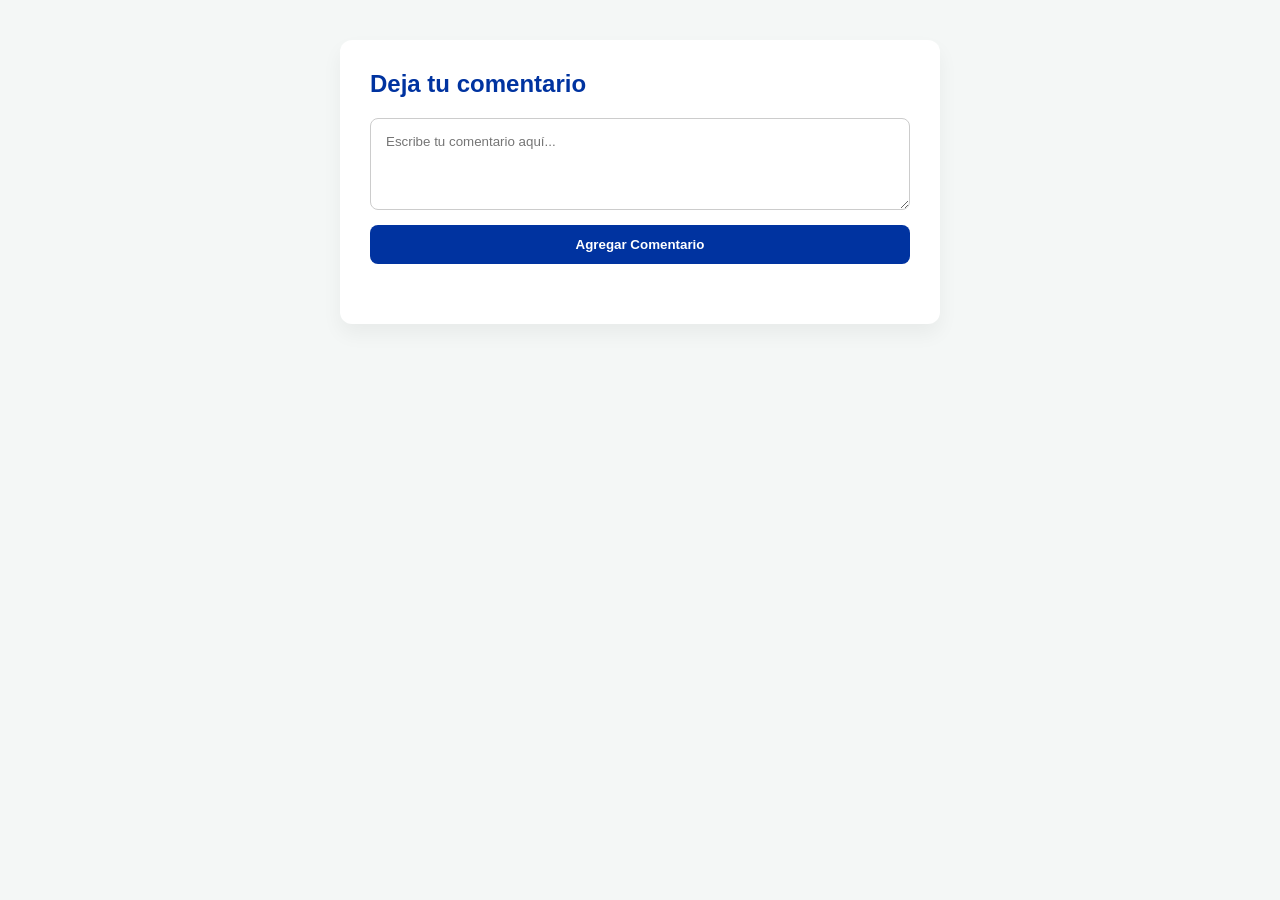
<file: caja-comentarios/index.html>
<!DOCTYPE html>
<html lang="es">
<head>
    <meta charset="UTF-8">
    <meta name="viewport" content="width=device-width, initial-scale=1.0">
    <title>Caja de Comentarios</title>
    <link rel="stylesheet" href="styles.css">
</head>
<body>
    <main class="contenedor">
        <h2>Deja tu comentario</h2>
        
        <div class="formulario">
            <textarea id="comentarioInput" placeholder="Escribe tu comentario aquí..." rows="4"></textarea>
            <button id="btnAgregar">Agregar Comentario</button>
        </div>

        <div id="listaComentarios" class="comentarios-seccion">
            </div>
    </main>

    <script src="app.js"></script>
</body>
</html>
</file>
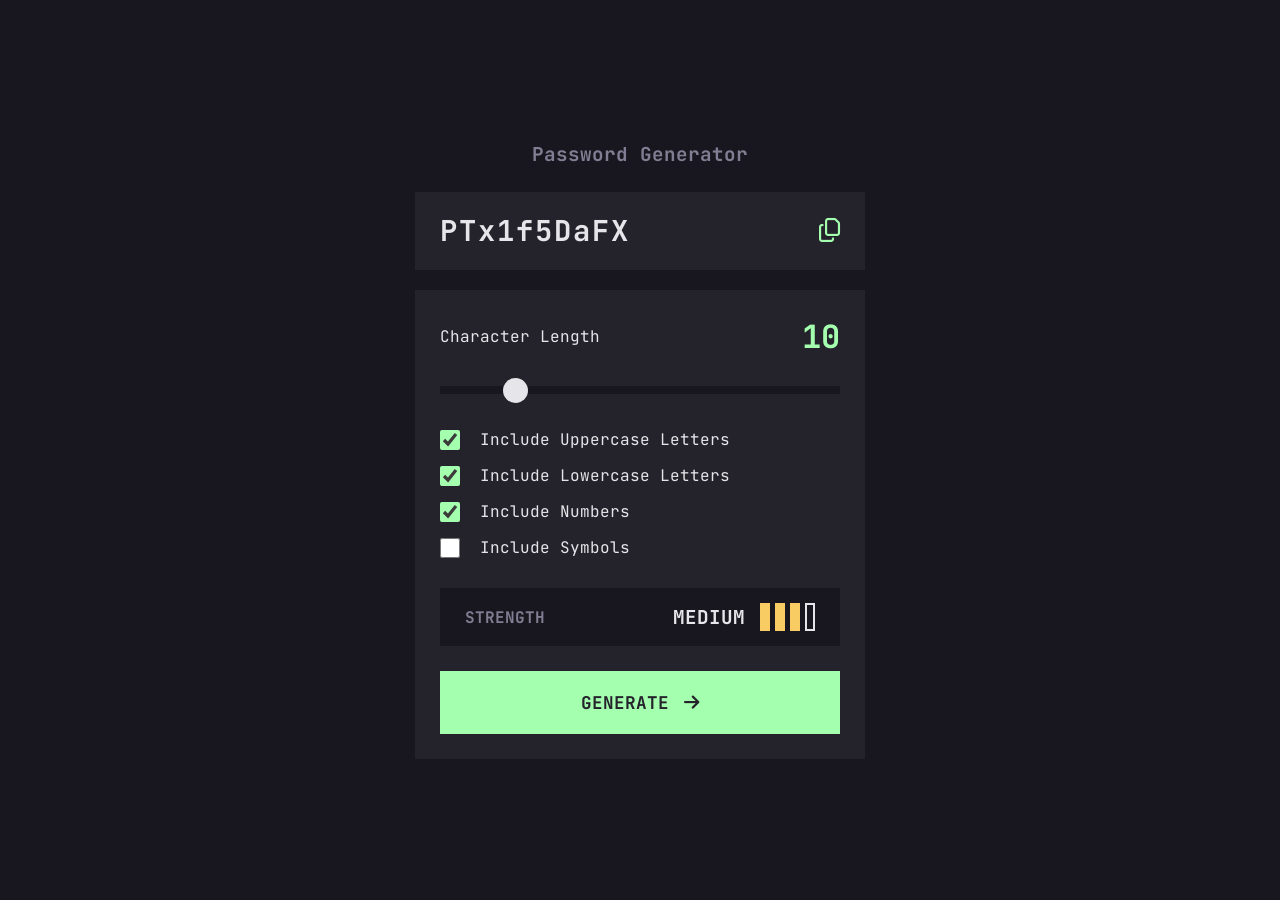
<file: password-generator/index.html>
<!DOCTYPE html>
<html lang="es">
<head>
    <meta charset="UTF-8">
    <meta name="viewport" content="width=device-width, initial-scale=1.0">
    <title>Generador de Contraseñas | César Aranda</title>
    <link rel="stylesheet" href="styles.css">
    <link rel="stylesheet" href="https://cdnjs.cloudflare.com/ajax/libs/font-awesome/6.4.0/css/all.min.css">
</head>
<body>

    <main class="contenedor">
        <h1 class="titulo">Password Generator</h1>

        <div class="pantalla">
            <span id="passwordDisplay" class="password-placeholder">PTx1f5DaFX</span>
            <button id="btnCopiar" class="btn-copiar" aria-label="Copiar contraseña">
                <i class="far fa-copy"></i>
            </button>
        </div>

        <div class="controles">
            
            <div class="longitud-header">
                <label for="sliderLongitud">Character Length</label>
                <span id="longitudValor" class="longitud-valor">10</span>
            </div>
            
            <input type="range" id="sliderLongitud" min="8" max="20" value="10" class="slider">

            <div class="opciones">
                <label class="checkbox-container">
                    <input type="checkbox" id="chkMayusculas" checked>
                    <span class="checkmark"></span>
                    Include Uppercase Letters
                </label>
                <label class="checkbox-container">
                    <input type="checkbox" id="chkMinusculas" checked>
                    <span class="checkmark"></span>
                    Include Lowercase Letters
                </label>
                <label class="checkbox-container">
                    <input type="checkbox" id="chkNumeros" checked>
                    <span class="checkmark"></span>
                    Include Numbers
                </label>
                <label class="checkbox-container">
                    <input type="checkbox" id="chkSimbolos">
                    <span class="checkmark"></span>
                    Include Symbols
                </label>
            </div>

            <div class="fuerza-contenedor">
                <span class="fuerza-label">STRENGTH</span>
                <div class="fuerza-medidor">
                    <span id="fuerzaTexto" class="fuerza-texto">MEDIUM</span>
                    <div class="barras">
                        <div class="barra activa-media"></div>
                        <div class="barra activa-media"></div>
                        <div class="barra activa-media"></div>
                        <div class="barra"></div>
                    </div>
                </div>
            </div>

            <button id="btnGenerar" class="btn-generar">
                GENERATE <i class="fas fa-arrow-right"></i>
            </button>
        </div>
    </main>

    <script src="app.js"></script>
</body>
</html>
</file>
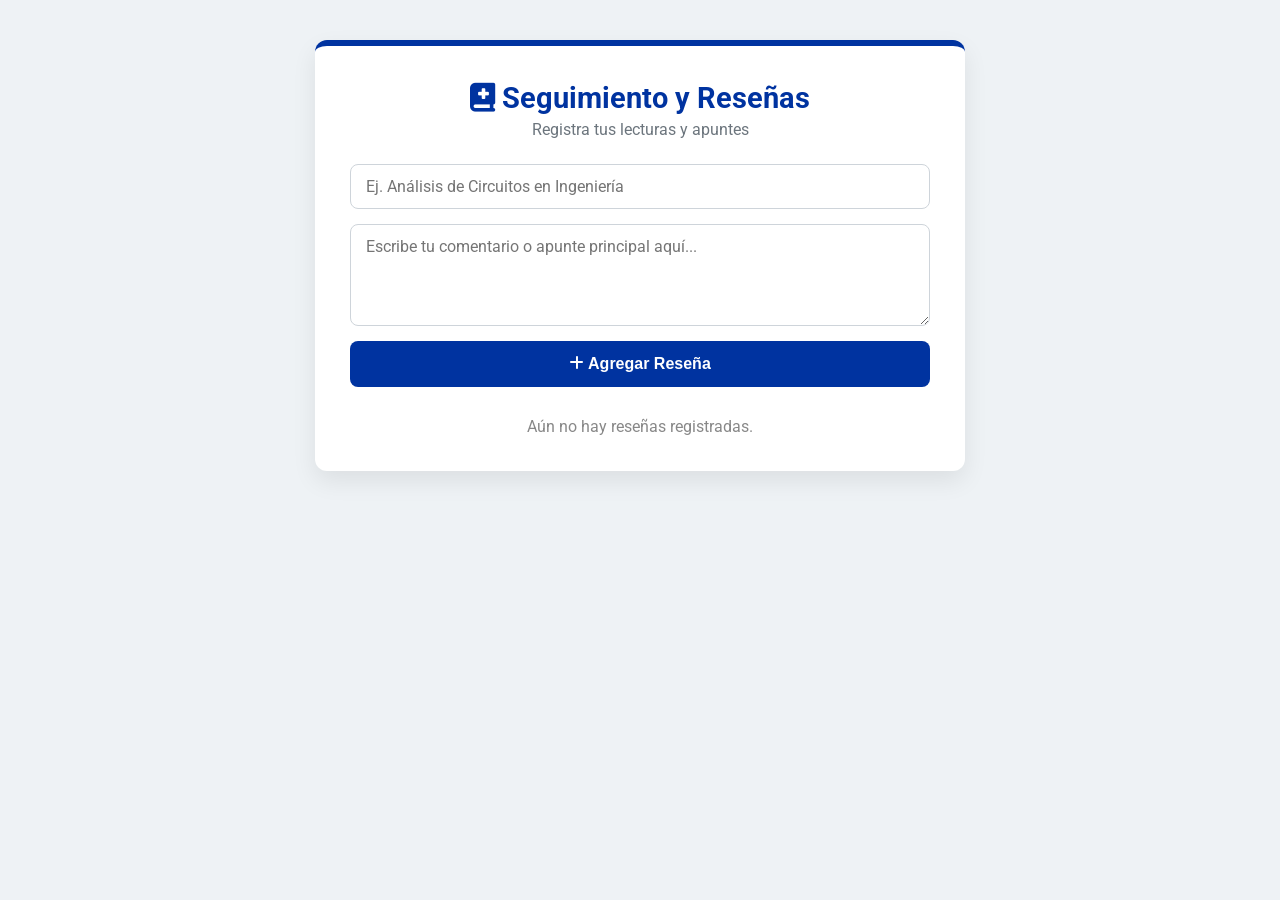
<file: proyecto-final-js/index.html>
<!DOCTYPE html>
<html lang="es">
<head>
    <meta charset="UTF-8">
    <meta name="viewport" content="width=device-width, initial-scale=1.0">
    <title>Reseñas de Libros | CA</title>
    <link rel="stylesheet" href="styles.css">
    <link rel="stylesheet" href="https://cdnjs.cloudflare.com/ajax/libs/font-awesome/6.4.0/css/all.min.css">
</head>
<body>

    <main class="contenedor">
        <header class="cabecera">
            <h1><i class="fas fa-book-medical"></i> Seguimiento y Reseñas</h1>
            <p>Registra tus lecturas y apuntes</p>
        </header>

        <form id="formularioReseña" class="formulario">
            <input type="text" id="tituloLibro" placeholder="Ej. Análisis de Circuitos en Ingeniería" required>
            <textarea id="comentarioLibro" placeholder="Escribe tu comentario o apunte principal aquí..." rows="4" required></textarea>
            <button type="submit" id="btnAgregar"><i class="fas fa-plus"></i> Agregar Reseña</button>
        </form>

        <div id="listaReseñas" class="seccion-reseñas">
            </div>
    </main>

    <script src="app.js"></script>
</body>
</html>
</file>
<file: caja-comentarios/styles.css>
* {
    box-sizing: border-box;
    margin: 0;
    padding: 0;
}

body {
    font-family: 'Roboto', sans-serif;
    background-color: #f4f7f6;
    color: #333;
    display: flex;
    justify-content: center;
    padding: 40px 20px;
}

.contenedor {
    background: white;
    width: 100%;
    max-width: 600px;
    padding: 30px;
    border-radius: 12px;
    box-shadow: 0 10px 20px rgba(0,0,0,0.05);
}

h2 {
    margin-bottom: 20px;
    color: #0033a0;
}

.formulario {
    display: flex;
    flex-direction: column;
    gap: 15px;
    margin-bottom: 30px;
}

textarea {
    width: 100%;
    padding: 15px;
    border: 1px solid #ccc;
    border-radius: 8px;
    resize: vertical;
    font-family: inherit;
}

#btnAgregar {
    background-color: #0033a0;
    color: white;
    border: none;
    padding: 12px;
    border-radius: 8px;
    cursor: pointer;
    font-weight: bold;
    transition: 0.3s;
}

#btnAgregar:hover {
    background-color: #002270;
}

/* Estilos para los comentarios generados por JS */
.comentario-item {
    background-color: #f9f9f9;
    padding: 15px;
    border-left: 5px solid #e31b23;
    border-radius: 6px;
    margin-bottom: 15px;
    display: flex;
    flex-direction: column;
    gap: 10px;
}

.fecha {
    font-size: 0.8rem;
    color: #777;
}

.btn-eliminar {
    align-self: flex-start;
    background-color: transparent;
    color: #e31b23;
    border: 1px solid #e31b23;
    padding: 5px 10px;
    border-radius: 4px;
    cursor: pointer;
    font-size: 0.8rem;
    transition: 0.3s;
}

.btn-eliminar:hover {
    background-color: #e31b23;
    color: white;
}
</file>
<file: password-generator/styles.css>
@import url('https://fonts.googleapis.com/css2?family=JetBrains+Mono:wght@400;700&display=swap');

:root {
    --bg-main: #18171F;
    --bg-card: #24232B;
    --neon-green: #A4FFAF;
    --text-grey: #817D92;
    --text-white: #E6E5EA;
    --bg-darker: #18171F;
    
    /* Colores de fuerza */
    --fuerza-debil: #F64A4A;
    --fuerza-media: #F8CB63;
    --fuerza-fuerte: #A4FFAF;
}

* {
    box-sizing: border-box;
    margin: 0;
    padding: 0;
}

body {
    /* Usamos tipografía monospace para que parezca código */
    font-family: 'JetBrains Mono', monospace; 
    background-color: var(--bg-main);
    color: var(--text-white);
    display: flex;
    justify-content: center;
    align-items: center;
    min-height: 100vh;
    padding: 20px;
}

.contenedor {
    width: 100%;
    max-width: 450px;
}

.titulo {
    text-align: center;
    color: var(--text-grey);
    font-size: 1.2rem;
    margin-bottom: 25px;
}

/* Pantalla de contraseña */
.pantalla {
    background-color: var(--bg-card);
    padding: 20px 25px;
    display: flex;
    justify-content: space-between;
    align-items: center;
    margin-bottom: 20px;
}

.password-placeholder {
    font-size: 1.8rem;
    font-weight: 700;
    color: var(--text-white);
    letter-spacing: 2px;
}

.btn-copiar {
    background: none;
    border: none;
    color: var(--neon-green);
    font-size: 1.5rem;
    cursor: pointer;
    transition: 0.3s;
}

.btn-copiar:hover {
    color: #fff;
}

/* Controles */
.controles {
    background-color: var(--bg-card);
    padding: 25px;
}

.longitud-header {
    display: flex;
    justify-content: space-between;
    align-items: center;
    margin-bottom: 20px;
}

.longitud-valor {
    color: var(--neon-green);
    font-size: 2rem;
    font-weight: 700;
}

/* Slider Personalizado */
.slider {
    -webkit-appearance: none;
    width: 100%;
    height: 8px;
    background: var(--bg-darker);
    outline: none;
    margin-bottom: 35px;
    accent-color: var(--neon-green); /* Soporte moderno para pintar el slider */
}

.slider::-webkit-slider-thumb {
    -webkit-appearance: none;
    appearance: none;
    width: 25px;
    height: 25px;
    border-radius: 50%;
    background: var(--text-white);
    cursor: pointer;
    transition: 0.2s;
}

.slider::-webkit-slider-thumb:hover {
    background: var(--bg-main);
    border: 2px solid var(--neon-green);
}

/* Opciones / Checkboxes */
.opciones {
    display: flex;
    flex-direction: column;
    gap: 15px;
    margin-bottom: 30px;
}

.checkbox-container {
    display: flex;
    align-items: center;
    cursor: pointer;
    font-size: 1rem;
    user-select: none;
}

.checkbox-container input {
    width: 20px;
    height: 20px;
    margin-right: 20px;
    accent-color: var(--neon-green);
    cursor: pointer;
}

/* Fuerza */
.fuerza-contenedor {
    display: flex;
    justify-content: space-between;
    align-items: center;
    background-color: var(--bg-darker);
    padding: 15px 25px;
    margin-bottom: 25px;
}

.fuerza-label {
    color: var(--text-grey);
    font-weight: 700;
}

.fuerza-medidor {
    display: flex;
    align-items: center;
    gap: 15px;
}

.fuerza-texto {
    font-size: 1.2rem;
    font-weight: 700;
}

.barras {
    display: flex;
    gap: 5px;
}

.barra {
    width: 10px;
    height: 28px;
    border: 2px solid var(--text-white);
}

/* Colores dinámicos para las barras (JS los cambiará) */
.activa-baja { background-color: var(--fuerza-debil); border-color: var(--fuerza-debil); }
.activa-media { background-color: var(--fuerza-media); border-color: var(--fuerza-media); }
.activa-alta { background-color: var(--fuerza-fuerte); border-color: var(--fuerza-fuerte); }

/* Botón Generar */
.btn-generar {
    width: 100%;
    background-color: var(--neon-green);
    color: var(--bg-card);
    border: 2px solid var(--neon-green);
    padding: 18px;
    font-size: 1.1rem;
    font-weight: 700;
    font-family: inherit;
    cursor: pointer;
    transition: 0.3s;
    display: flex;
    justify-content: center;
    align-items: center;
    gap: 15px;
}

.btn-generar:hover {
    background-color: transparent;
    color: var(--neon-green);
}
</file>
<file: proyecto-final-js/styles.css>
@import url('https://fonts.googleapis.com/css2?family=Roboto:wght@300;400;700&display=swap');

* { box-sizing: border-box; margin: 0; padding: 0; }

body {
    font-family: 'Roboto', sans-serif;
    background-color: #eef2f5;
    color: #333;
    display: flex;
    justify-content: center;
    padding: 40px 20px;
}

.contenedor {
    background: white;
    width: 100%;
    max-width: 650px;
    padding: 35px;
    border-radius: 12px;
    box-shadow: 0 10px 25px rgba(0,0,0,0.08);
    border-top: 6px solid #0033a0;
}

.cabecera {
    text-align: center;
    margin-bottom: 25px;
}

.cabecera h1 {
    color: #0033a0;
    font-size: 1.8rem;
    margin-bottom: 5px;
}

.cabecera p { color: #6c757d; }

.formulario {
    display: flex;
    flex-direction: column;
    gap: 15px;
    margin-bottom: 30px;
}

input, textarea {
    width: 100%;
    padding: 12px 15px;
    border: 1px solid #ced4da;
    border-radius: 8px;
    font-family: inherit;
    font-size: 1rem;
    transition: 0.3s;
}

input:focus, textarea:focus {
    outline: none;
    border-color: #0033a0;
    box-shadow: 0 0 0 3px rgba(0, 51, 160, 0.1);
}

button {
    background-color: #0033a0;
    color: white;
    border: none;
    padding: 14px;
    border-radius: 8px;
    font-size: 1rem;
    font-weight: bold;
    cursor: pointer;
    transition: background-color 0.3s;
}

button:hover { background-color: #002270; }

/* Tarjetas de reseñas generadas por JS */
.tarjeta-reseña {
    background-color: #f8f9fa;
    padding: 20px;
    border-radius: 8px;
    margin-bottom: 15px;
    border-left: 4px solid #0033a0;
    display: flex;
    flex-direction: column;
    gap: 10px;
    animation: aparecer 0.4s ease-out;
}

@keyframes aparecer {
    from { opacity: 0; transform: translateY(-10px); }
    to { opacity: 1; transform: translateY(0); }
}

.tarjeta-header {
    display: flex;
    justify-content: space-between;
    align-items: flex-start;
}

.libro-titulo {
    font-size: 1.1rem;
    color: #0033a0;
    font-weight: bold;
}

.fecha {
    font-size: 0.8rem;
    color: #888;
}

.comentario-texto {
    line-height: 1.5;
    color: #555;
}

.btn-eliminar {
    align-self: flex-end;
    background-color: transparent;
    color: #e31b23;
    border: 1px solid #e31b23;
    padding: 6px 12px;
    font-size: 0.85rem;
    margin-top: 10px;
}

.btn-eliminar:hover { background-color: #e31b23; color: white; }
</file>
